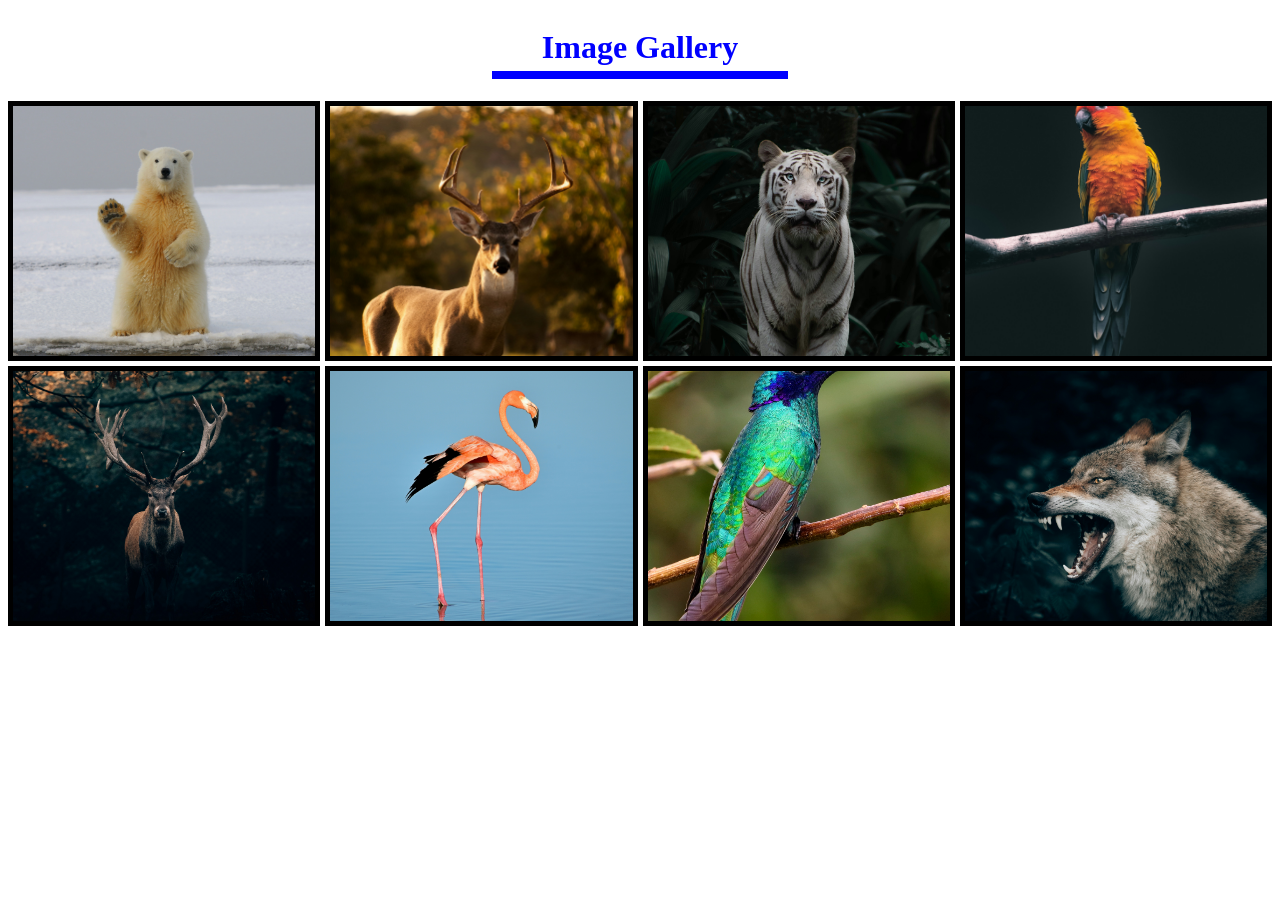
<file: Flex_task1/index.html>
<!DOCTYPE html>
<html lang="en">

<head>
    <meta charset="UTF-8">
    <meta name="viewport" content="width=device-width, initial-scale=1.0">
    <!-- My Stylesheet-->
     <link rel="stylesheet" href="style.css">
    <title>IG</title>
</head>

<body>
    <div class="image_gallery">
    <h1>Image Gallery</h1>
<div class="image-gallery_items">
    <img src="./images/animal_1.jpg" alt="animal_1">
    <img src="./images/animal_2.jpg" alt="animal_2">
    <img src="./images/animal_3.jpg" alt="animal_3">
    <img src="./images/animal_4.jpg" alt="animal_4">
    <img src="./images/animal_5.jpg" alt="animal_5">
    <img src="./images/animal_6.jpg" alt="animal_6">
    <img src="./images/animal_7.jpg" alt="animal_7">
    <img src="./images/animal_8.jpg" alt="animal_8">
</div>
  </div>
</body>

</html>
</file>
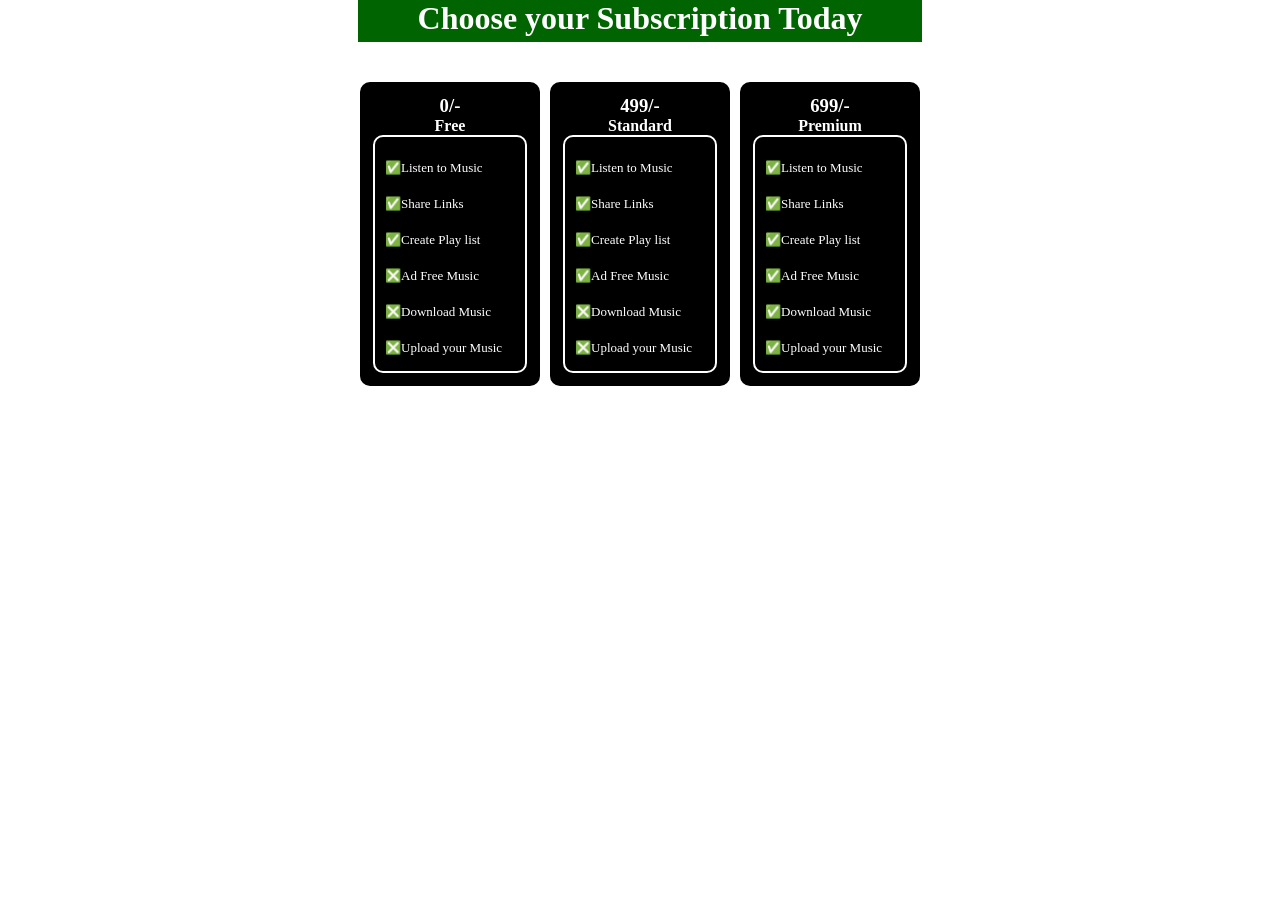
<file: Flex_task2/index.html>
<!DOCTYPE html>
<html lang="en">

<head>
    <meta charset="UTF-8">
    <meta name="viewport" content="width=device-width, initial-scale=1.0">
    <link rel="stylesheet" href="style.css">
    <title>Subscription</title>
</head>

<body>
    <div class="subscribe">
        <h1 class="subscribe-title">Choose your Subscription Today</h1>
        <div class="subscribe-container">
            <div class="subscribe-container_section1">
                <h3>0/-</h3>
                <h4>Free</h4>
                <div class="subscribe-container_section1_features">
                    <p>✅Listen to Music</p>
                    <p>✅Share Links</p>
                    <p>✅Create Play list</p>
                    <p>❎Ad Free Music</p>
                    <p>❎Download Music</p>
                    <p>❎Upload your Music</p>
                </div>
            </div>
            <div class="subscribe-container_section2">
                <h3>499/-</h3>
                <h4>Standard</h4>
                <div class="subscribe-container_section2_features">
                    <p>✅Listen to Music</p>
                    <p>✅Share Links</p>
                    <p>✅Create Play list</p>
                    <p>✅Ad Free Music</p>
                    <p>❎Download Music</p>
                    <p>❎Upload your Music</p>
                </div>
            </div>
            <div class="subscribe-container_section3">
                <h3>699/-</h3>
                <h4>Premium</h4>
                <div class="subscribe-container_section3_features">
                    <p>✅Listen to Music</p>
                    <p>✅Share Links</p>
                    <p>✅Create Play list</p>
                    <p>✅Ad Free Music</p>
                    <p>✅Download Music</p>
                    <p>✅Upload your Music</p>
                </div>
            </div>
        </div>
    </div>
</body>

</html>
</file>
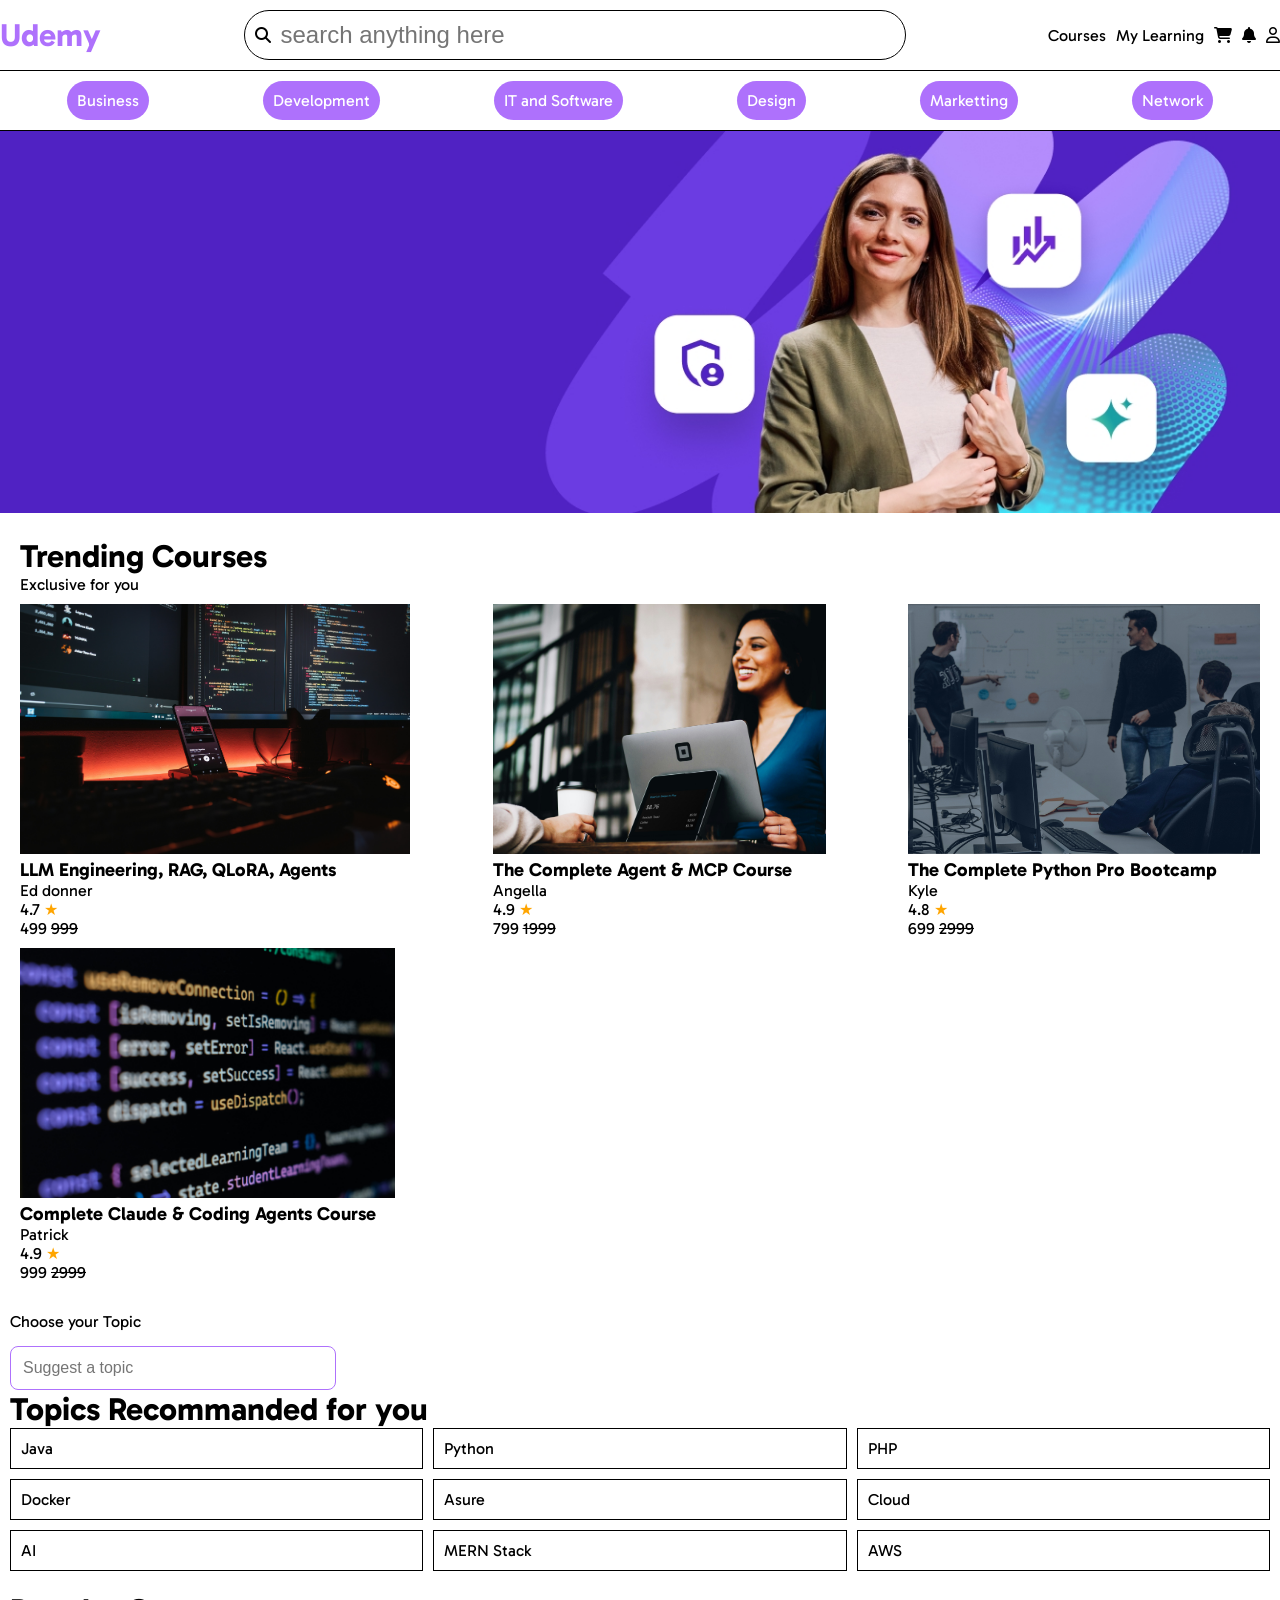
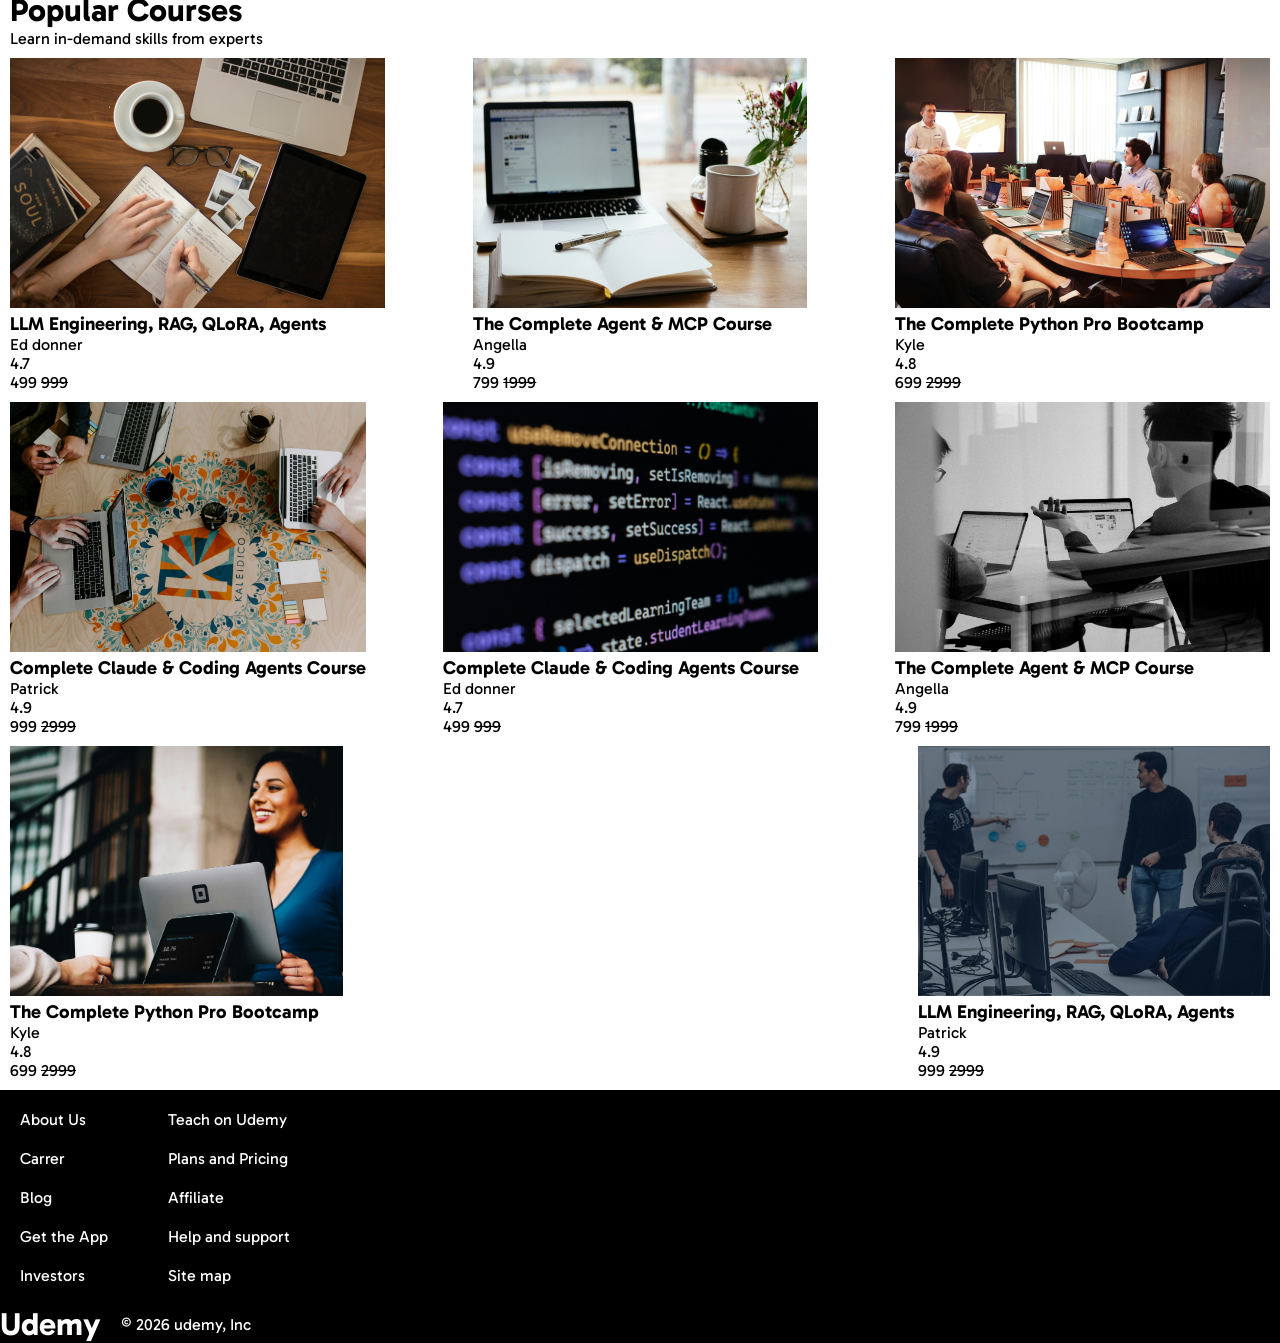
<file: udemy/index.html>
<!DOCTYPE html>
<html lang="en">

<head>
    <meta charset="UTF-8">
    <meta name="viewport" content="width=device-width, initial-scale=1.0">
    <!--google fonts-->
    <link rel="preconnect" href="https://fonts.googleapis.com">
    <link rel="preconnect" href="https://fonts.gstatic.com" crossorigin>
    <link href="https://fonts.googleapis.com/css2?family=Gabarito:wght@400..900&display=swap" rel="stylesheet">
    <!-- My Stylesheet-->
    <link rel="stylesheet" href="style.css">
    <!--font awesome cdn link-->
    <link rel="stylesheet" href="https://cdnjs.cloudflare.com/ajax/libs/font-awesome/6.5.2/css/all.min.css">
    <title>Udemy</title>
</head>

<body>
    <!--navbar-->
    <div class="navbar">
        <div class="navbar-section1">
            <h1 class="navbar-section1__title">Udemy</h1>
        </div>
        <div class="navbar-section2">
            <i class="fa-solid fa-magnifying-glass"></i>
            <input placeholder="search anything here">
        </div>
        <div class="navbar-section3">
            <p>Courses</p>
            <p>My Learning</p>
            <i class="fa-solid fa-cart-shopping"></i>
            <i class="fa-solid fa-bell"></i>
            <i class="fa-jelly-fill fa-regular fa-user"></i>
        </div>
    </div>
    <!--categories-->
    <div class="categories">
        <p>Business</p>
        <p>Development</p>
        <p>IT and Software</p>
        <p>Design</p>
        <p>Marketting</p>
        <p>Network</p>
    </div>
    <!--banner-->
    <div class="banner">
        <img src="./images/banner_image.jpg" alt="Banner_image">
    </div>
    <!--Trending Courses-->
    <div class="trending">
        <h1>Trending Courses</h1>
        <p>Exclusive for you</p>
        <div class="trending_container">
            <div class="trending_container__course1">
                <img src="./images/course1.jpg" alt="Course1_image">
                <h3>LLM Engineering, RAG, QLoRA, Agents</h3>
                <p>Ed donner</p>
                <p>4.7</p>
                <p>499 <del>999</del></p>
            </div>
            <div class="trending_container__course2">
                <img src="./images/course2.jpg" alt="Course2_image">
                <h3>The Complete Agent & MCP Course</h3>
                <p>Angella</p>
                <p>4.9</p>
                <p>799 <del>1999</del></p>
            </div>
            <div class="trending_container__course3">
                <img src="./images/course3.jpg" alt="Course3_image">
                <h3>The Complete Python Pro Bootcamp</h3>
                <p>Kyle</p>
                <p>4.8</p>
                <p>699 <del>2999</del></p>
            </div>
            <div class="trending_container__course4">
                <img src="./images/course4.jpg" alt="Course4_image">
                <h3>Complete Claude & Coding Agents Course</h3>
                <p>Patrick</p>
                <p>4.9</p>
                <p>999 <del>2999</del></p>
            </div>
        </div>
    </div>
    <!--Topics of the courses-->
    <div class="topics">
        <p>Choose your Topic</p>
        <input type="text" placeholder="Suggest a topic">
        <h1 class="topics_title">Topics Recommanded for you</h1>
        <div class="topics_container">
            <p>Java</p>
            <p>Python</p>
            <p>PHP</p>
            <p>Docker</p>
            <p>Asure</p>
            <p>Cloud</p>
            <p>AI</p>
            <p> MERN Stack</p>
            <p>AWS</p>
        </div>
    </div>
    <!--Popular Courses-->
    <div class="popular">
        <h1 class="popular_title">Popular Courses</h1>
        <p>Learn in-demand skills from experts</p>
        <div class="popular_container">
            <div class="trending_container__course1">
                <img src="./images/course9.jpg" alt="Course1_image">
                <h3>LLM Engineering, RAG, QLoRA, Agents</h3>
                <p>Ed donner</p>
                <p>4.7</p>
                <p>499 <del>999</del></p>
            </div>
            <div class="trending_container__course2">
                <img src="./images/course8.jpg" alt="Course2_image">
                <h3>The Complete Agent & MCP Course</h3>
                <p>Angella</p>
                <p>4.9</p>
                <p>799 <del>1999</del></p>
            </div>
            <div class="trending_container__course3">
                <img src="./images/course7.jpg" alt="Course3_image">
                <h3>The Complete Python Pro Bootcamp</h3>
                <p>Kyle</p>
                <p>4.8</p>
                <p>699 <del>2999</del></p>
            </div>
            <div class="trending_container__course4">
                <img src="./images/course6.jpg" alt="Course4_image">
                <h3>Complete Claude & Coding Agents Course</h3>
                <p>Patrick</p>
                <p>4.9</p>
                <p>999 <del>2999</del></p>
            </div>
            <div class="trending_container__course1">
                <img src="./images/course4.jpg" alt="Course1_image">
                <h3>Complete Claude & Coding Agents Course</h3>
                <p>Ed donner</p>
                <p>4.7</p>
                <p>499 <del>999</del></p>
            </div>
            <div class="trending_container__course2">
                <img src="./images/course5.jpg" alt="Course2_image">
                <h3>The Complete Agent & MCP Course</h3>
                <p>Angella</p>
                <p>4.9</p>
                <p>799 <del>1999</del></p>
            </div>
            <div class="trending_container__course3">
                <img src="./images/course2.jpg" alt="Course3_image">
                <h3>The Complete Python Pro Bootcamp</h3>
                <p>Kyle</p>
                <p>4.8</p>
                <p>699 <del>2999</del></p>
            </div>
            <div class="trending_container__course4">
                <img src="./images/course3.jpg" alt="Course4_image">
                <h3>LLM Engineering, RAG, QLoRA, Agents</h3>
                <p>Patrick</p>
                <p>4.9</p>
                <p>999 <del>2999</del></p>
            </div>

        </div>
    </div>
    <!--Footer-->
    <div class="footer">
    <div class="footer_one">
        <div class="footer_one_s1">
          <p>About Us</p>
          <p>Carrer</p>
          <p>Blog</p>
          <p>Get the App</p>
          <p>Investors</p>
        </div>
        <div class="footer_one_s2">
           <p>Teach on Udemy</p>
           <p>Plans and Pricing</p>
           <p>Affiliate</p>
           <p>Help and support</p>
           <p>Site map</p>
        </div>
    </div>
    <div class="footer_two">
          <h1>Udemy</h1>
          <p>&copy 2026 udemy, Inc</p>
        </div>
        </div>
</body>

</html>
</file>
<file: Flex_task1/style.css>
.image_gallery {
  color: blue;
  text-align: center;
}

.image_gallery h1 {
  display: inline-block;
  border-bottom: 8px solid blue;
  padding: 0 50px 5px;
}

.image-gallery_items {
  display: flex;
  flex-wrap: wrap;
  gap: 5px;


}

.image-gallery_items img {
  flex: 1 1 20%;
  height: 250px;
  object-fit: cover;
  min-width: 0;
  border: solid black 5px;
  /* height: 250px;
  flex-basis: 24.7%;
  box-sizing: border-box;
   object-fit: cover;
   border: solid black 5px; */    
  /* width: calc(25% - 2px); */

  /* padding: 1px; */
}
</file>
<file: Flex_task2/style.css>
*{
    margin: 0;
}
.subscribe {
    text-align: center;
}

.subscribe-title {
    font-size: 32px;
    margin-bottom: 30px;
    background-color: darkgreen;
    padding: 0 60px 5px;
    color: white;
    display: inline-block;
}
.subscribe-container{
    display: flex;
    justify-content: center;
    padding: 10px;
    /* flex-wrap: wrap; */
gap: 10px;
}
.subscribe-container_section1,.subscribe-container_section2,.subscribe-container_section3{
    border: solid black 3px;
    background-color: black;
    border-radius: 10px;
    color: white;
      width: 180px;
    box-sizing: border-box;
    padding: 10px;
}
.subscribe-container_section1 p,
.subscribe-container_section2 p,
.subscribe-container_section3 p {
    padding: 5px;
    margin: 10px 0;
    text-align: left;
    font-size: small;
}
.subscribe-container_section1_features,
.subscribe-container_section2_features,
.subscribe-container_section3_features{
    border: 2px solid white;
    padding: 8px 5px 0;
    border-radius: 10px;
}
</file>
<file: udemy/style.css>
/* .gabarito-<uniquifier> {
  font-family: "Gabarito", sans-serif;
  font-optical-sizing: auto;
  font-weight: <weight>;
  font-style: normal;
} */
 *{
    margin: 0;
    padding: 0;
 }
body {
    font-family: "Gabarito", sans-serif;
}

.navbar{
    padding: 0;
    padding-top: 10px;
    padding-bottom: 10px;
    display: flex;
    gap: 10px;
    justify-content: space-between;
    border-bottom: solid black 1px;
    align-items: center;
    
}
.navbar-section1__title{
    color: #AE71FC;
}
.navbar-section2{
    padding: 10px;
    border: solid black 1px;
    border-radius: 30px;
    width:50%;
    display: flex;
    gap: 10px;
    align-items: center;
    
}

.navbar-section2 input{
    border: none;
    width: 100;
    font-size: 1.5rem;             ;
}
.navbar-section2 input:focus{
    outline: none;
}
.navbar-section3{
    display: flex;
    justify-content: center;
    gap:10px;
    align-items: center;

}
.categories{
    padding:10px;
    display: flex;
    justify-content: space-around;
    border-bottom: solid black 1px;

}
.categories p{
    background-color: #AE71FC;
    color: white;
    padding: 10px;
    border-radius: 30px;
}
.banner img{
    width: 100%;
}
.trending {

    padding: 20px;
}

.trending_container{
    /* width:50%; */
    margin-top: 10px;
     display: flex;
     flex-wrap: wrap;
    gap:10px;
    justify-content: space-between; 
}
.trending_container img{
    width:100%;
    height: 250px;
}



.trending_container p:nth-of-type(2)::after {
    content: " ★";
    color: orange;
}

.topics{
    padding: 10px;
}
.topics input {
    width: 300px;
    padding: 12px;
    margin-top: 15px;
    border: 1px solid #AE71FC;
    border-radius: 8px;
    font-size: 16px;
    outline: none;
}
.topics input:focus {
    border-color: #7B2FF7;
    box-shadow: 0 0 5px #AE71FC;
}
.topics_container{
    display: flex;
    gap: 10px;
    flex-wrap: wrap;
}
.topics_container p{
    border: solid black 1px;
    padding: 10px;
    flex-grow: 1;
    flex-basis: 25%;
}
.popular_container{
     margin-top: 10px;
     display: flex;
     flex-wrap: wrap;
    gap:10px;
    justify-content: space-between; 

}
.popular_container img{
    width:100%;
    height: 250px;
}
.popular{
    padding: 10px;
}
.footer{
 background-color: black;
    color: white;
}
.footer_one{
    padding: 10px;
    display: flex;
    gap: 40px;
}
.footer_one p{
    margin: 0;
    padding: 10px;
}
.footer_two {
    display: flex;
    align-items: center;
    gap: 20px;
}
</file>
